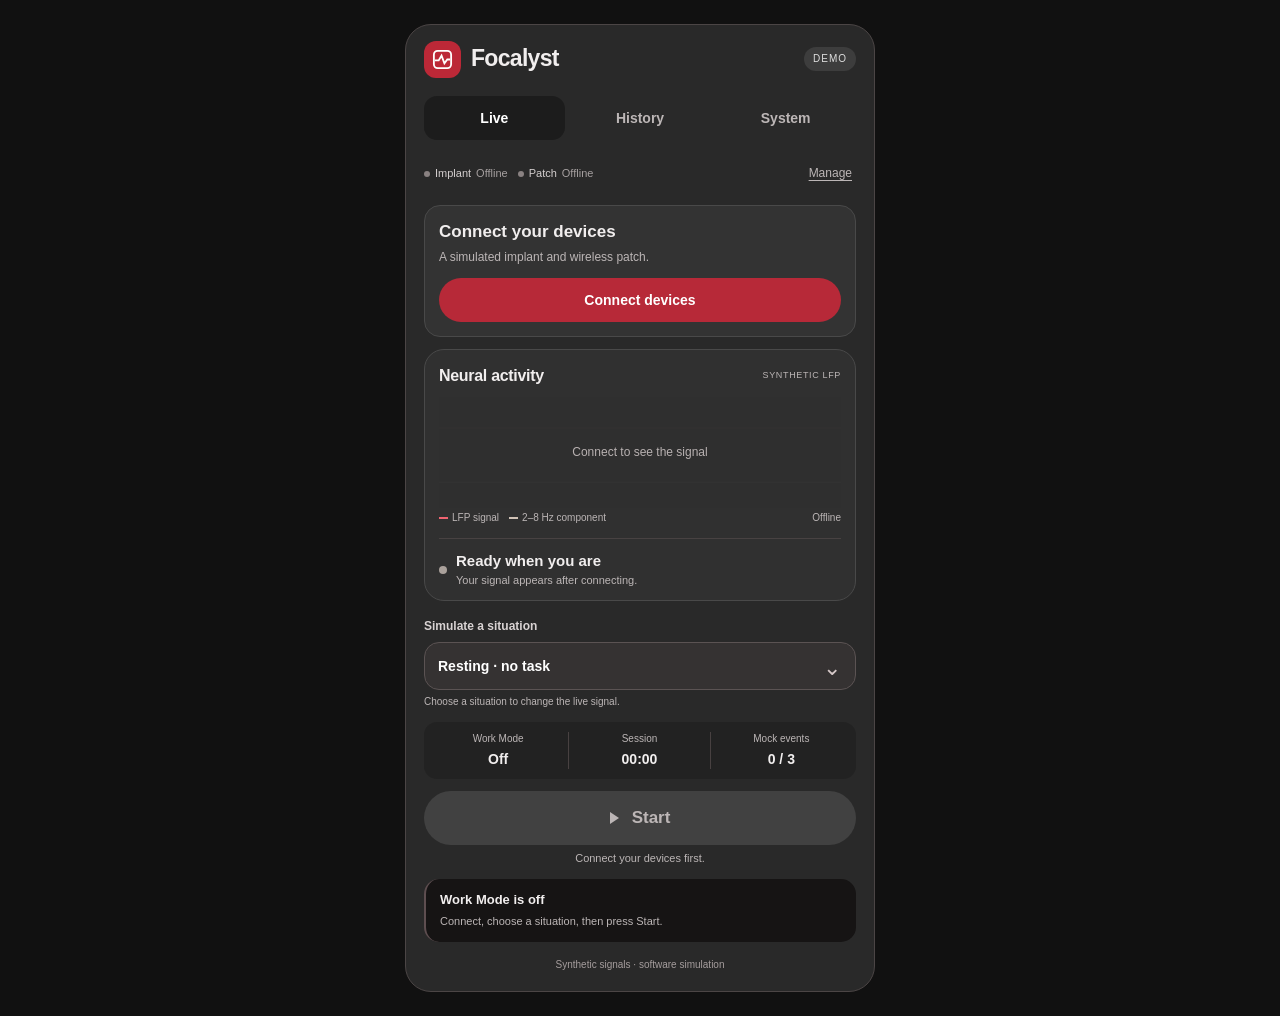
<file: index.html>
<!doctype html>
<html lang="en"><head><meta charset="utf-8"><meta name="viewport" content="width=device-width,initial-scale=1,viewport-fit=cover"><meta name="theme-color" content="#292929"><title>Focalyst</title><link rel="stylesheet" href="theme.css"></head>
<body><main class="app">
<header class="header"><div class="brand"><span class="brand-icon" aria-hidden="true"><svg viewBox="0 0 24 24"><rect x="3" y="3" width="18" height="18" rx="4"/><path d="M4 13h4l3-5 3 8 3-4h3"/></svg></span>Focalyst</div><span class="badge">DEMO</span></header>
<nav class="tabs" aria-label="Main navigation"><button data-page="live" aria-current="page">Live</button><button data-page="history">History</button><button data-page="system">System</button></nav>
<div id="awaySession" class="away-session" hidden><span>Work Mode is on</span><button id="awayStop" class="small-stop">Stop</button></div>
<section id="live" class="page" aria-label="Live session">
<div class="connection-row"><span class="device-chip" id="implantChip"><i aria-hidden="true"></i>Implant <span>Offline</span></span><span class="device-chip" id="patchChip"><i aria-hidden="true"></i>Patch <span>Offline</span></span><button class="text-button" id="manageConnection" aria-label="Manage device connections">Manage</button></div>
<div id="connectCard" class="connect-card"><div><h1>Connect your devices</h1><p>A simulated implant and wireless patch.</p></div><button id="connect" class="primary">Connect devices</button></div>
<div class="signal-card">
<div class="section-heading"><h1>Neural activity</h1><span class="signal-label">SYNTHETIC LFP</span></div>
<div class="wave-wrap"><svg id="wave" viewBox="0 0 400 104" preserveAspectRatio="none" role="img" aria-label="Continuous synthetic LFP and its low-frequency component"><path class="grid" d="M0 29H400 M0 80H400"/><path id="rawWave" class="raw-wave"/><path id="lowWave" class="low-wave"/></svg><div id="waveEmpty" class="wave-empty">Connect to see the signal</div></div>
<div class="legend"><span><i class="red-swatch"></i>LFP signal</span><span><i class="light-swatch"></i>2–8 Hz component</span><span id="streamStatus">Offline</span></div>
<div class="state-description"><span id="stateMark" class="state-mark" aria-hidden="true"></span><div><h2 id="stateTitle">Ready when you are</h2><p id="stateDescription">Your signal appears after connecting.</p></div></div>
</div>
<div class="situation-card"><label for="situation">Simulate a situation</label><div class="select-wrap"><select id="situation"><option value="rest">Resting · no task</option><option value="ready">Getting ready to start</option><option value="working">Working steadily</option><option value="difficulty">Finding it hard to start</option><option value="interrupted">Paused after an interruption</option><option value="unclear">Unclear / noisy signal</option></select><span aria-hidden="true">⌄</span></div><p id="situationHint">Choose a situation to change the live signal.</p></div>
<div class="session-strip"><div><span>Work Mode</span><strong id="modeLabel">Off</strong></div><div><span>Session</span><strong id="sessionTime">00:00</strong></div><div><span>Mock events</span><strong id="eventCount">0 / 3</strong></div></div>
<button id="start" class="start-button" disabled><span class="play-icon" aria-hidden="true"></span><span id="startLabel">Start</span></button>
<p id="nextHint" class="next-hint">Connect your devices first.</p>
<div id="result" class="result" role="status" aria-live="polite"><strong id="resultTitle">Work Mode is off</strong><span id="resultDetail">Connect, choose a situation, then press Start.</span></div>
</section>
<section id="history" class="page" aria-labelledby="historyTitle" hidden><div class="page-heading"><h1 id="historyTitle" tabindex="-1">History</h1><button id="export" class="secondary">Export CSV</button></div><p class="page-description">Your sessions and demo events, saved on this device.</p><ol id="historyList" class="history-list"></ol><textarea id="csvText" aria-label="Exported CSV" readonly hidden></textarea><button id="clearHistory" class="text-button danger">Clear history</button></section>
<section id="system" class="page" aria-labelledby="systemTitle" hidden><div class="page-heading"><h1 id="systemTitle" tabindex="-1">System</h1><span class="badge">SIMULATION</span></div>
<div class="panel"><h2>Device connections</h2><div class="device-setting"><div><strong>Implant</strong><span id="implantState">Offline</span></div><button class="secondary" id="implantToggle">Connect</button></div><div class="device-setting"><div><strong>Wireless patch</strong><span id="patchState">Offline</span></div><button class="secondary" id="patchToggle">Connect</button></div><p class="small-copy">Both links are simulated. Disconnecting stops Work Mode.</p></div>
<div class="panel"><h2>Session</h2><label class="field" for="sessionLimit">Mock event limit<select id="sessionLimit"><option value="1">1</option><option value="3" selected>3</option><option value="5">5</option></select></label><p class="small-copy" id="dailyCount">0 of 10 mock events today</p><button id="resetSession" class="secondary">Reset session</button></div>
<details class="panel"><summary>Signal details</summary><p class="small-copy">Last 2 seconds · synthetic data · arbitrary units</p><svg id="spectrum" viewBox="0 0 400 80" role="img" aria-label="Power spectrum of the displayed synthetic signal"></svg><div class="signal-facts"><span>Pattern estimate</span><strong id="patternEstimate">Waiting</strong><span>Signal quality</span><strong id="quality">Waiting</strong><span>2–8 Hz vs. baseline</span><strong id="baselineChange">—</strong></div><p class="small-copy">The 2–8 Hz example is inspired by research in another condition. It is not an established ADHD marker.</p></details>
<details class="panel"><summary>About &amp; local data</summary><p class="small-copy">Focalyst simulates an implant, a wireless patch and task-related activity. All traces and pattern estimates are synthetic; task-state mappings are provisional.</p><p class="small-copy">Calibration runs automatically on labeled demo examples. No real neural signals are read or transmitted. History stays here until you clear it.</p><button id="eraseData" class="secondary danger">Erase saved demo data</button></details>
</section>
<footer>Synthetic signals · software simulation</footer>
<dialog id="confirmDialog" aria-labelledby="confirmTitle"><h2 id="confirmTitle"></h2><p id="confirmMessage"></p><div class="dialog-actions"><button id="cancelConfirm" class="secondary">Cancel</button><button id="acceptConfirm" class="primary">Confirm</button></div></dialog><p id="notice" class="sr-only" role="status"></p>
</main><script src="simulation.js"></script><script src="app.js"></script></body></html>
</file>
<file: theme.css>
:root{color-scheme:dark;--bg:#111;--surface:#292929;--panel:#303030;--line:#494949;--text:#f1eeee;--muted:#bcb6b6;--red:#d63c4b;--soft:#efa9b0;--component:#d0c2b6;--green:#b7d2c2}
*{box-sizing:border-box}body{margin:0;background:var(--bg);color:var(--text);font:14px/1.45 -apple-system,BlinkMacSystemFont,'Segoe UI',sans-serif}button,input,select,textarea{font:inherit}button{cursor:pointer;color:inherit}button,select{min-height:44px}button:disabled{cursor:default;opacity:.5}button:focus-visible,select:focus-visible,summary:focus-visible,textarea:focus-visible{outline:3px solid #ffb1ba;outline-offset:3px}[hidden]{display:none!important}.app{max-width:470px;margin:auto;min-height:100dvh;background:var(--surface);padding:0 18px 18px}.header{height:68px;display:flex;align-items:center;justify-content:space-between}.brand{display:flex;align-items:center;gap:10px;font-size:23px;font-weight:720;letter-spacing:-.7px}.brand-icon{display:grid;place-items:center;width:37px;height:37px;border-radius:12px;background:#bc2837}.brand-icon svg{width:23px;height:23px;fill:none;stroke:#fff;stroke-width:1.9}.badge{font-size:10px;letter-spacing:1px;border-radius:20px;padding:5px 9px;color:#ddd;background:#3d3d3d}.tabs{display:flex;gap:5px;position:sticky;top:0;padding:3px 0 10px;background:var(--surface);z-index:5}.tabs button{flex:1;border:0;border-radius:13px;background:transparent;color:var(--muted);font-weight:650}.tabs button[aria-current=page]{background:#1c1c1c;color:#fff}.connection-row{display:flex;align-items:center;gap:10px;padding:2px 0 9px;flex-wrap:wrap}.device-chip{display:inline-flex;align-items:center;gap:5px;font-size:11px;color:#d4cfcf}.device-chip>span{color:#a6a0a0}.device-chip i{height:6px;width:6px;border-radius:50%;background:#898181}.device-chip.connected i{background:var(--green)}.device-chip.connected>span{color:var(--green)}.text-button{padding:0 4px;border:0;background:transparent;color:var(--muted);font-size:12px;text-decoration:underline;text-underline-offset:3px}.connection-row .text-button{margin-left:auto;min-height:32px}.connect-card{border:1px solid var(--line);border-radius:16px;background:#333;padding:14px;margin:0 0 12px;display:grid;gap:12px}.connect-card h1{font-size:17px;margin:0}.connect-card p{font-size:12px;color:var(--muted);margin:4px 0 0}.primary{background:#b72938;border:0;border-radius:22px;color:#fff;padding:11px 18px;font-weight:700}.signal-card{border:1px solid var(--line);background:var(--panel);border-radius:20px;padding:14px 14px 11px}.section-heading{display:flex;align-items:center;justify-content:space-between;gap:8px}.section-heading h1{font-size:16px;margin:0;font-weight:650;letter-spacing:-.3px}.signal-label{font-size:9px;letter-spacing:.65px;color:var(--muted)}.wave-wrap{position:relative;height:111px;margin:10px 0 0}#wave{width:100%;height:100%}.grid{stroke:#464141;fill:none;stroke-width:1}.raw-wave,.low-wave{fill:none;stroke-linejoin:round;stroke-linecap:round;stroke-width:1.6}.raw-wave{stroke:#f06471}.low-wave{stroke:var(--component);stroke-width:1.3;opacity:.85}.wave-empty{position:absolute;inset:0;display:grid;place-items:center;color:#b8b1b1;font-size:12px;background:#303030dd}.legend{display:flex;align-items:center;flex-wrap:wrap;gap:10px;font-size:9px;color:var(--muted);margin:3px 0 12px}.legend>span{display:flex;align-items:center;gap:4px}.legend i{width:9px;height:2px;display:inline-block}.red-swatch{background:#f06471}.light-swatch{background:var(--component)}#streamStatus{margin-left:auto;font-variant-numeric:tabular-nums}.state-description{display:flex;align-items:center;gap:9px;border-top:1px solid #484242;padding-top:11px}.state-description h2{font-size:15px;font-weight:650;margin:0}.state-description p{font-size:11px;color:var(--muted);margin:2px 0 0;min-height:16px}.state-mark{width:8px;height:8px;border-radius:50%;background:#aaa19b;flex-shrink:0}.state-mark[data-state=difficulty]{background:#f06471}.state-mark[data-state=working],.state-mark[data-state=initiated]{background:var(--green)}.situation-card{padding:14px 0 12px}.situation-card label{font-size:12px;color:#d9d3d3;font-weight:600}.select-wrap{position:relative;margin-top:6px}.select-wrap select{appearance:none;width:100%;border:1px solid #5b5353;background:#353232;color:#fff;border-radius:15px;padding:13px 35px 13px 13px;font-size:14px;font-weight:600}.select-wrap>span{position:absolute;right:15px;top:10px;color:#d6c9c9;pointer-events:none;font-size:22px}.situation-card p{margin:5px 0 0;font-size:10px;color:var(--muted)}.session-strip{display:grid;grid-template-columns:1fr 1fr 1fr;background:#222;border-radius:13px;padding:10px 4px;margin:0 0 12px}.session-strip>div{display:flex;flex-direction:column;align-items:center;border-right:1px solid #484141}.session-strip>div:last-child{border:0}.session-strip span{font-size:10px;color:#bcb6b6}.session-strip strong{font-size:14px;font-weight:600;margin-top:3px;font-variant-numeric:tabular-nums}.start-button{width:100%;min-height:54px;border:0;border-radius:27px;background:#c02b3b;color:#fff;font-size:17px;font-weight:650;display:flex;align-items:center;justify-content:center;gap:10px}.start-button:disabled{background:#414141;color:#bcb6b6;opacity:1}.start-button.running{background:#262020;border:1px solid #d95664;color:#ffbdc5}.play-icon{font-size:13px}.next-hint{text-align:center;color:var(--muted);font-size:11px;margin:6px 0 12px}.result{background:#161414;border-radius:15px;padding:12px 14px;display:flex;flex-direction:column;gap:4px;border-left:2px solid #5e4e50}.result strong{font-size:13px}.result>span{font-size:11px;color:var(--muted)}.result.authorized{border-left-color:#ee6774}.result.authorized strong{color:#ffb8c0}footer{font-size:10px;color:#a59d9d;text-align:center;margin-top:16px}.page-heading{display:flex;align-items:center;justify-content:space-between;gap:8px;margin:12px 0}.page-heading h1{font-size:25px;letter-spacing:-.7px;margin:0}.page-heading h1:focus{outline:none}.page-description{font-size:12px;color:var(--muted);margin:0 0 18px}.secondary{border:1px solid #665d5d;background:transparent;color:var(--text);border-radius:22px;padding:9px 14px;font-size:12px}.danger{color:#ffc0c6}.panel{background:#303030;border:1px solid var(--line);border-radius:17px;padding:15px;margin:12px 0}.panel h2{font-size:15px;margin:0 0 10px}.device-setting{display:flex;align-items:center;justify-content:space-between;gap:12px;border-bottom:1px solid #4b4444;padding:10px 0}.device-setting>div{display:flex;flex-direction:column;gap:3px}.device-setting strong{font-size:13px}.device-setting span{font-size:11px;color:var(--muted)}.small-copy{font-size:12px;color:var(--muted);margin:10px 0 0}.field{display:flex;align-items:center;justify-content:space-between;gap:12px;font-size:13px}.field select{border:1px solid #665d5d;border-radius:12px;padding:8px 15px;background:#222;color:#eee}.panel>.secondary{margin-top:12px}summary{cursor:pointer;min-height:44px;display:list-item;align-content:center;font-size:13px;font-weight:600}.signal-facts{display:grid;grid-template-columns:1fr 1fr;gap:10px;font-size:12px;margin:12px 0}.signal-facts>span{color:var(--muted)}.signal-facts>strong{text-align:right;font-weight:550}#spectrum{width:100%;height:90px;margin-top:10px}.history-list{list-style:none;margin:0;padding:0}.history-list li{padding:12px 0;border-bottom:1px solid var(--line)}.history-list strong{font-size:13px;display:block}.history-list p{font-size:11px;color:var(--muted);margin:3px 0}.history-list time{font-size:10px;color:#b4aaaa}.empty-history{padding:30px 10px;text-align:center;color:var(--muted)}textarea{background:#191919;color:#ddd;width:100%;height:150px;border:1px solid var(--line);border-radius:12px;padding:10px;margin:12px 0}.away-session{position:sticky;top:57px;z-index:4;display:flex;justify-content:space-between;align-items:center;gap:8px;background:#382c2e;border-radius:12px;padding:6px 12px;font-size:12px}.small-stop{border:1px solid #b36c75;border-radius:20px;padding:6px 20px;background:transparent;color:#ffbdc5}dialog{width:340px;max-width:calc(100vw - 30px);border:1px solid #665b5d;border-radius:18px;padding:22px;background:#303030;color:var(--text)}dialog h2{font-size:18px;margin:0}dialog p{font-size:13px;color:var(--muted)}dialog::backdrop{background:#000a}.dialog-actions{display:flex;gap:10px;justify-content:flex-end}.sr-only{position:absolute;width:1px;height:1px;overflow:hidden;clip:rect(0,0,0,0)}
@media(min-width:600px){body{padding:24px 0}.app{border:1px solid #4b4545;border-radius:26px;min-height:calc(100dvh - 48px)}}
@media(max-width:360px){.app{padding:0 12px 14px}.legend{gap:6px;font-size:8px}.connection-row{gap:6px}.signal-card{padding:12px}.section-heading h1{font-size:15px}}
@media(prefers-reduced-motion:reduce){*{scroll-behavior:auto!important}}

.play-icon{display:inline-block;width:12px;height:12px}.play-icon:before{content:'';display:block;border-top:6px solid transparent;border-bottom:6px solid transparent;border-left:9px solid currentColor}.running .play-icon:before{border:0;width:10px;height:10px;background:currentColor;border-radius:1px}.device-chip.connected i{animation:link-pulse 2s ease-in-out infinite}@keyframes link-pulse{50%{opacity:.5}}@media(prefers-reduced-motion:reduce){.device-chip.connected i{animation:none}}

.connection-row .text-button{min-height:44px}.legend{font-size:10px}@media(max-width:360px){.legend{font-size:9px}}
.app{container-type:inline-size;overflow-wrap:anywhere}.header{flex-wrap:wrap;height:auto;min-height:68px;gap:8px;padding:14px 0}.tabs button{min-width:0}.section-heading{flex-wrap:wrap}.device-setting,.page-heading,.field{flex-wrap:wrap}
@container(max-width:220px){.header .badge{display:none}.brand{font-size:20px}.tabs button{font-size:11px;padding:8px 2px}.signal-label{font-size:8px}.session-strip{gap:2px}.session-strip strong{font-size:12px}}
</file>
